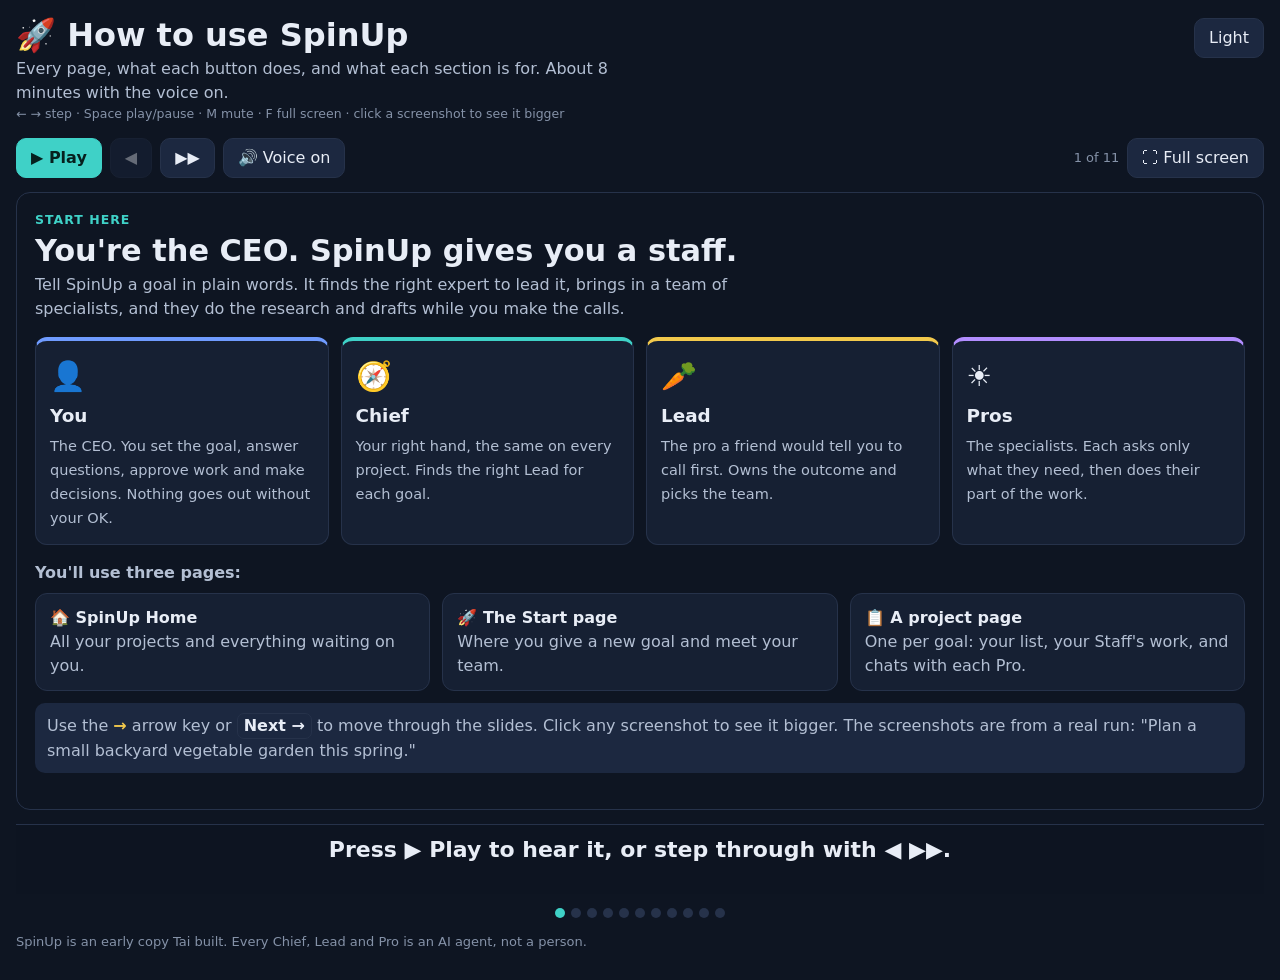
<file: howto/index.html>
<!doctype html>
<html lang="en" data-theme="dark">
<head>
<meta charset="utf-8">
<meta name="viewport" content="width=device-width, initial-scale=1">
<title>🚀 How to use SpinUp</title>
<!-- The tester kit's how-to slides (Elon, 11-16; Tai: "how things work, buttons and what they mean, sections and their purpose").
     Narrated in the SpinUp Explained format (Tai, 11-16: "add narration like with the SpinUp Explained... I also like that format"):
     Play, step, voice on/off, full screen, a big caption with each word lit as it's spoken, and the item being described lit up.
     The voice is recorded (tour/voice/*.mp3, made by scripts/spinup-howto-voice.mjs) so every browser sounds the same; without the
     files it falls back to the browser's own voice. Screenshots are a real run on a throwaway SpinUp (a backyard garden goal),
     no personal data. House style: pages/tai-style.css. -->
<link rel="stylesheet" href="pages/tai-style.css">
<style>
  .wrap { max-width: 1280px; gap: 14px; padding-block: 18px 28px; }
  header.top h1 { font-family: var(--f-display); font-size: clamp(1.5rem, 3vw, 2rem); margin: 0; }
  button, select { font: inherit; color: var(--ink); background: var(--surface-2); border: 1px solid var(--line); border-radius: 10px; padding: 7px 14px; cursor: pointer; }
  button:hover { border-color: var(--c-elon); }
  button.primary { background: var(--c-elon); color: #06201e; border-color: var(--c-elon); font-weight: 600; }
  button:disabled { opacity: .4; cursor: default; }
  .bar { display: flex; align-items: center; gap: 8px; flex-wrap: wrap; }
  .bar .grow { flex: 1; }
  .count { color: var(--muted); font-size: 13px; }
  .stage { background: var(--bg); border: 1px solid var(--line); border-radius: 14px; }
  .slide { display: none; padding: 18px 18px 20px; }
  .slide.on { display: block; animation: fade .35s ease; }
  @keyframes fade { from { opacity: 0; } to { opacity: 1; } }
  .kick { color: var(--c-elon); font-size: 12.5px; font-weight: 700; letter-spacing: .08em; text-transform: uppercase; }
  .slide h1 { font-family: var(--f-display); font-size: clamp(1.35rem, 2.6vw, 1.9rem); margin: 4px 0 6px; }
  .sub { color: var(--ink-2); margin: 0 0 14px; max-width: 75ch; }
  .grid { display: grid; grid-template-columns: minmax(0, 1.55fr) minmax(0, 1fr); gap: 18px; align-items: start; }
  .shot { margin: 0; border: 1px solid var(--line); border-radius: 12px; overflow: hidden; background: var(--surface); }
  .shot img { display: block; width: 100%; height: auto; cursor: zoom-in; }
  .shot figcaption { color: var(--muted); font-size: 12.5px; padding: 6px 10px; border-top: 1px solid var(--line); }
  .keys { list-style: none; margin: 0; padding: 0; display: grid; gap: 8px; }
  .keys li { background: var(--surface); border: 1px solid var(--line); border-left: 3px solid var(--c-elon); border-radius: 10px; padding: 8px 12px; color: var(--ink-2); line-height: 1.45; }
  .keys li b { color: var(--ink); }
  .ui { display: inline-block; font-weight: 600; color: var(--ink); background: var(--surface-2); border: 1px solid var(--line); border-radius: 7px; padding: 0 6px; white-space: nowrap; }
  .tip { margin-top: 12px; color: var(--ink-2); background: var(--surface-2); border-radius: 10px; padding: 10px 12px; }
  .tip b { color: var(--warn); }
  .chain { display: grid; grid-template-columns: repeat(4, minmax(0, 1fr)); gap: 12px; margin: 16px 0; }
  .chain > div { background: var(--surface); border: 1px solid var(--line); border-top: 4px solid var(--c); border-radius: 12px; padding: 14px; }
  .chain .e { font-size: 1.8rem; }
  .chain b { display: block; font-family: var(--f-display); font-size: 1.15rem; margin: 4px 0; color: var(--ink); }
  .chain span { color: var(--ink-2); font-size: 14.5px; }
  .places { display: grid; grid-template-columns: repeat(3, minmax(0, 1fr)); gap: 12px; }
  .places > div { background: var(--surface); border: 1px solid var(--line); border-radius: 12px; padding: 12px 14px; color: var(--ink-2); }
  .places b { color: var(--ink); }
  table.tabs { width: 100%; border-collapse: collapse; margin-top: 4px; }
  table.tabs td { border-top: 1px solid var(--line); padding: 7px 8px; color: var(--ink-2); vertical-align: top; }
  table.tabs td:first-child { white-space: nowrap; color: var(--ink); font-weight: 600; }
  /* The item being narrated lights up; while the narration plays, the rest dim a little (as in SpinUp Explained). */
  .keys li, .chain > div, .places > div, table.tabs tr { transition: opacity .3s, box-shadow .3s, background .3s; }
  .stage.talking .slide.on :is(.keys li, .chain > div, .places > div, table.tabs tr) { opacity: .5; }
  .stage.talking .slide.on .lit { opacity: 1 !important; box-shadow: 0 0 0 2px var(--c-elon); background: var(--surface-2); }
  /* The caption stays in view at the bottom of the window, however tall the slide. */
  .cap { position: sticky; bottom: 0; z-index: 2; min-height: 3.2em; font: 600 clamp(16px, 2.2vw, 22px)/1.4 var(--f-display); margin: 0; text-align: center; padding: 10px 12px; background: color-mix(in srgb, var(--bg) 92%, transparent); border-top: 1px solid var(--line); backdrop-filter: blur(4px); }
  .cap:empty { display: none; }
  .cap .w.now { color: var(--c-elon); }
  /* The focus box on the screenshot: a bright outline, with everything around it dimmed. */
  .pic { position: relative; overflow: hidden; }
  .focus { position: absolute; border: 3px solid var(--c-elon); border-radius: 8px; box-shadow: 0 0 0 9999px rgba(4, 10, 20, .55), 0 0 18px var(--c-elon);
    opacity: 0; pointer-events: none; transition: left .45s ease, top .45s ease, width .45s ease, height .45s ease, opacity .3s; }
  .focus.on { opacity: 1; }
  @media (prefers-reduced-motion: reduce) { .focus { transition: opacity .2s; } }
  .dots { display: flex; gap: 6px; justify-content: center; flex-wrap: wrap; }
  .dots button { width: 10px; height: 10px; min-width: 0; min-height: 0; flex: none; padding: 0; border-radius: 50%; border: 0; background: var(--line); }
  .dots button.on { background: var(--c-elon); }
  #zoom { position: fixed; inset: 0; background: rgba(0,0,0,.85); display: none; place-items: center; z-index: 9; cursor: zoom-out; padding: 16px; }
  #zoom.on { display: grid; }
  #zoom img { max-width: 100%; max-height: 100%; border-radius: 8px; }
  .wrap:fullscreen { max-width: none; background: var(--bg); padding: 2vh 3vw; overflow: auto; }
  @media (max-width: 860px) { .grid, .chain, .places { grid-template-columns: minmax(0, 1fr); } }
  @media (max-width: 560px) { .bar button { padding: 6px 10px; } #full { display: none; } }
  @media (prefers-reduced-motion: reduce) { .slide.on { animation: none; } }
</style>
</head>
<body>
<div class="wrap" id="wrap">
  <header class="top">
    <div>
      <h1>🚀 How to use SpinUp</h1>
      <p class="lede">Every page, what each button does, and what each section is for. About 8 minutes with the voice on.</p>
      <div class="meta">← → step · Space play/pause · M mute · F full screen · click a screenshot to see it bigger</div>
    </div>
    <button id="theme" type="button">Light</button>
  </header>

  <div class="bar">
    <button type="button" class="primary" id="play">▶ Play</button>
    <button type="button" id="prev" aria-label="Back">◀</button>
    <button type="button" id="next" aria-label="Next">▶▶</button>
    <button type="button" id="mute" aria-pressed="false">🔊 Voice on</button>
    <span class="grow"></span>
    <span class="count" id="count"></span>
    <button type="button" id="full">⛶ Full screen</button>
  </div>

  <div class="stage" id="stage">
<section class="slide">
  <div class="kick">Start here</div>
  <h1>You're the CEO. SpinUp gives you a staff.</h1>
  <p class="sub">Tell SpinUp a goal in plain words. It finds the right expert to lead it, brings in a team of specialists, and they do the research and drafts while you make the calls.</p>
  <div class="chain">
    <div style="--c: var(--c-jerry)"><div class="e">👤</div><b>You</b><span>The CEO. You set the goal, answer questions, approve work and make decisions. Nothing goes out without your OK.</span></div>
    <div style="--c: var(--c-elon)"><div class="e">🧭</div><b>Chief</b><span>Your right hand, the same on every project. Finds the right Lead for each goal.</span></div>
    <div style="--c: var(--warn)"><div class="e">🥕</div><b>Lead</b><span>The pro a friend would tell you to call first. Owns the outcome and picks the team.</span></div>
    <div style="--c: var(--c-coach)"><div class="e">☀️</div><b>Pros</b><span>The specialists. Each asks only what they need, then does their part of the work.</span></div>
  </div>
  <p class="sub" style="margin-bottom:8px"><b>You'll use three pages:</b></p>
  <div class="places">
    <div><b>🏠 SpinUp Home</b><br>All your projects and everything waiting on you.</div>
    <div><b>🚀 The Start page</b><br>Where you give a new goal and meet your team.</div>
    <div><b>📋 A project page</b><br>One per goal: your list, your Staff's work, and chats with each Pro.</div>
  </div>
  <p class="tip">Use the <b>→</b> arrow key or <span class="ui">Next →</span> to move through the slides. Click any screenshot to see it bigger. The screenshots are from a real run: "Plan a small backyard vegetable garden this spring."</p>
</section>

<section class="slide">
  <div class="kick">SpinUp Home · first visit</div>
  <h1>Tell the Chief a little about you (optional)</h1>
  <p class="sub">The first time you open SpinUp Home, the Chief asks a few quick questions so every Pro can tailor their questions and advice to you.</p>
  <div class="grid">
    <figure class="shot"><img src="tour/1-home-first.jpg" alt="SpinUp Home on a first visit, with the profile questions"><figcaption>SpinUp Home, first visit</figcaption></figure>
    <ul class="keys">
      <li><b>Every question is optional.</b> Skip any of them. It takes about two minutes, and you can change it later.</li>
      <li><b>City and state</b> matters most. It drives laws, climate and prices in the advice.</li>
      <li><b>How should your Staff talk to you?</b> sets the tone (witty, to the point, warm or detailed). It changes how they say things, never what they advise.</li>
      <li><b>About you</b> shows everything SpinUp remembers. It stays on your PC, and you can forget any of it.</li>
      <li><span class="ui">Light</span> switches between dark and light.</li>
      <li><span class="ui">🐞 Feedback</span> at the bottom left is on every page. More on the last slide.</li>
    </ul>
  </div>
</section>

<section class="slide">
  <div class="kick">The Start page</div>
  <h1>Say what you're doing</h1>
  <p class="sub">Type a real goal and press Start. The Chief picks a Lead and checks with you, then the Lead brings in the Pros.</p>
  <div class="grid">
    <figure class="shot"><img src="tour/2-start.jpg" alt="The Start page with a goal, the Lead and a Pro"><figcaption>The Start page, a minute in</figcaption></figure>
    <ul class="keys">
      <li><b>What are we doing?</b> Type your goal and press <span class="ui">Start</span>, or press <span class="ui">🎤</span> and say it.</li>
      <li><b>Watch a demo</b> runs an example goal and picks the answers for you, so you can sit back and watch. It's a real run, so it uses your Claude plan.</li>
      <li><span class="ui">🔊 Voices</span> has each person speak in their own voice. <span class="ui">🎤 Talk back</span> lets you answer out loud.</li>
      <li><b>What we're doing</b> is the goal as the team understands it. Use <span class="ui">✏️ Change direction</span> if your idea grows. New Pros join, and only what changed gets asked again.</li>
      <li><b>Your Staff</b> on the right: the Lead on top and the Pros below. A ✓ means that Pro is done asking.</li>
      <li><b>The conversation:</b> click any message to hear it again.</li>
      <li><span class="ui">Start over</span> clears it and starts a new goal.</li>
    </ul>
  </div>
</section>

<section class="slide">
  <div class="kick">The Start page · answering</div>
  <h1>Answer with a tap, your own words, or "Not sure"</h1>
  <p class="sub">Each Pro asks a few questions in the order the work happens. Later Pros build on your earlier answers.</p>
  <div class="grid">
    <figure class="shot"><img src="tour/3-answer.jpg" alt="Answer buttons under a question"><figcaption>Answering the Lead's last question</figcaption></figure>
    <ul class="keys">
      <li><b>Tap an answer</b> to choose it. On "pick all that apply" questions, tap several, then press <span class="ui">Continue</span>.</li>
      <li><span class="ui">Not sure, your call</span> lets the Pro decide. Use it freely.</li>
      <li><b>Type your own answer</b> in the box, or tap an answer and add to it. Then press <span class="ui">Send</span>.</li>
      <li><span class="ui">🎤 Say it</span> answers by voice. Windows+H also dictates into any box.</li>
      <li><span class="ui">☆</span> next to one of your answers saves it as a fact about you, so no team asks again.</li>
      <li>Before the plan, the Lead checks your <b>timeline</b> and tells you honestly what's realistic.</li>
    </ul>
  </div>
</section>

<section class="slide">
  <div class="kick">The Start page · the plan</div>
  <h1>Your plan, then "Put your Staff to work"</h1>
  <p class="sub">When the questions are done, the team writes your plan. Then the Lead asks whether to put the Staff to work.</p>
  <div class="grid">
    <figure class="shot"><img src="tour/4-plan.jpg" alt="The written plan with each Pro's advice and the Lead's next steps"><figcaption>The plan</figcaption></figure>
    <ul class="keys">
      <li><b>Each Pro's box</b> holds their advice, with real rules of thumb.</li>
      <li><b>Next steps</b> (from the Lead) are who does what, in order. Some steps are yours.</li>
      <li><span class="ui">🔊 … reads the next steps</span> reads them aloud.</li>
      <li><span class="ui">Yes, put them to work</span> gives each Pro their rules, a watch list and a first assignment, and opens the project page. It takes a minute or two.</li>
      <li><span class="ui">Not now</span> saves the plan, so you can come back to it.</li>
      <li>Typing something new instead (for example "I also want a herb bed") works it into the plan.</li>
    </ul>
  </div>
</section>

<section class="slide">
  <div class="kick">The project page · the top</div>
  <h1>Everything about one goal, on one page</h1>
  <p class="sub">The top half answers two questions: what do I need to do, and what should I keep an eye on?</p>
  <div class="grid">
    <figure class="shot"><img src="tour/5-project.jpg" alt="The top of a project page"><figcaption>The project page</figcaption></figure>
    <ul class="keys">
      <li><b>The title</b> is written by your Lead. <span class="ui">✏️</span> renames it.</li>
      <li><span class="ui">💬 Talk to Rosa</span> opens a chat with your Lead.</li>
      <li><span class="ui">G</span> connects Google (Gmail and Calendar) to this project. It's read and draft only, and it's off until you turn it on.</li>
      <li><b>The numbers line:</b> the week you're in, how many Pros, time spent with your Staff, and what the AI has cost from your plan.</li>
      <li><span class="ui">▶ Put my Staff to work</span> has each Pro do its next task, one after another. Drafts only.</li>
      <li><b>Now:</b> the current phase, what's next, and anything blocking it.</li>
      <li><b>Tiles:</b> you and each Pro, with what's open or waiting. Tap one for details.</li>
      <li><b>Your list</b> (left) is what <i>you</i> do: <b>Now</b>, then <b>Review</b> (work waiting for your OK), then <b>Later</b>. Tick items as you do them; ↶ Undo if you slip. <b>Your Staff</b> (right) shows anything late, due soon or stuck.</li>
    </ul>
  </div>
</section>

<section class="slide">
  <div class="kick">The project page · the Board</div>
  <h1>Your Staff's work: approve, ask for changes, or start a task</h1>
  <p class="sub">Below your list are tabs. The Board shows every Pro's tasks. Anything "Ready for you" is waiting on your OK.</p>
  <div class="grid">
    <figure class="shot"><img src="tour/6-board.jpg" alt="The Board tab with each Pro's tasks"><figcaption>The Board tab</figcaption></figure>
    <ul class="keys">
      <li><b>Ready for you:</b> <span class="ui">Open the first draft</span> to read it. Then <span class="ui">✓ Approve</span> (the task is done and the Staff builds on it) or <span class="ui">Ask for changes</span>.</li>
      <li><span class="ui">🔎 Refresh with research</span> has the Pro redo it with fresh web research.</li>
      <li><span class="ui">▶ Start</span> asks that Pro to do this task now. It comes back for your review.</li>
      <li><span class="ui">🔁</span> runs a task by itself on a schedule (daily, weekdays or weekly).</li>
      <li><span class="ui">✕</span> means it's no longer needed. You can bring it back.</li>
    </ul>
  </div>
  <table class="tabs" aria-label="The other tabs">
    <tr><td>📅 Timeline</td><td>The phases week by week, with what sets the pace.</td></tr>
    <tr><td>👤 People</td><td>Real people on the project (a contractor, an arborist) and what you owe each other.</td></tr>
    <tr><td>📚 Knows</td><td>What your Staff knows about this project. Remove anything that's wrong.</td></tr>
    <tr><td>🧭 Decisions</td><td>Every call you made and every change of direction, so nobody re-argues it.</td></tr>
    <tr><td>⏱ Value</td><td>How long you spent, what the same work would cost from a person, and the AI cost.</td></tr>
    <tr><td>🗂 Data</td><td>Tables the Pros keep (for example candidate spots or quotes). You can edit them.</td></tr>
  </table>
</section>

<section class="slide">
  <div class="kick">The project page · chat</div>
  <h1>Talk to any Pro</h1>
  <p class="sub">Each Pro remembers your project and only works in its own folder. Ask a question, give it a job, or attach a file.</p>
  <div class="grid">
    <figure class="shot"><img src="tour/7-chat.jpg" alt="The chat panel with the Lead's answer"><figcaption>Asking the Lead "What should I do first this week?"</figcaption></figure>
    <ul class="keys">
      <li><b>Staff &amp; files</b> (left) lists each Pro. Click one to talk to them. The <span class="ui">📁</span> count opens the files they've written.</li>
      <li><b>The chips on top</b> show that Pro's work in progress, to-dos, and anything waiting on you.</li>
      <li>When a Pro needs something from you, it says so and adds it to <b>your list</b>. Remove it with ✕ if you don't want it.</li>
      <li><span class="ui">📎</span> attaches images, PDFs, Excel, Word, PowerPoint or CSV files. You can also paste a screenshot.</li>
      <li><span class="ui">⚠️ Wrong?</span> under a reply flags it. The Pro is told, so it doesn't repeat it.</li>
      <li><span class="ui">☆</span> on a reply saves it to what the Staff knows. <span class="ui">↗ New tab</span> pops the chat out.</li>
    </ul>
  </div>
</section>

<section class="slide">
  <div class="kick">Staying in charge</div>
  <h1>What SpinUp will and won't do</h1>
  <p class="sub">The Pros do research and drafts. You decide what happens in the real world.</p>
  <ul class="keys" style="max-width: 900px">
    <li><b>Nothing is sent, posted or bought without you.</b> Pros write drafts. You send them.</li>
    <li><b>Each Pro works only in its own folder.</b> Pros can search the web, but they can't open your other files.</li>
    <li><b>Commands:</b> a Pro can suggest a command to run on your PC, but nothing runs until you press <span class="ui">▶ Run</span>. Read it first. If you aren't sure what it does, don't run it. Some commands are refused outright.</li>
    <li><b>Red banner:</b> if a web page or file tries to slip a Pro hidden instructions, SpinUp pauses that Pro and shows a red banner. Read it before you resume.</li>
    <li><b>Drafts on serious topics:</b> on legal, tax, medical, insurance or money questions, the Pros mark their work as a draft. Check it with a real professional.</li>
    <li><b>Don't paste passwords or account numbers</b> into a chat.</li>
    <li><b>To stop SpinUp,</b> close the black window. Your projects stay saved in <code>Documents\SpinUp</code>.</li>
  </ul>
</section>

<section class="slide">
  <div class="kick">SpinUp Home · every day</div>
  <h1>One look at everything</h1>
  <p class="sub">Once you have projects, SpinUp Home is where you start each day: what's waiting on you, and what each team is doing.</p>
  <div class="grid">
    <figure class="shot"><img src="tour/8-home.jpg" alt="SpinUp Home with one project card"><figcaption>SpinUp Home with a project</figcaption></figure>
    <ul class="keys">
      <li><b>The counters:</b> projects going, things waiting on you, Pros at work, and files your Staff wrote.</li>
      <li><b>Each project card</b> shows your Lead and Pros, a progress bar, what's waiting on you (do the bold one first), anything ready for review, and what's next.</li>
      <li><span class="ui">Open</span> goes to the project page. <span class="ui">✏️</span> renames it, and <span class="ui">📌</span> pins it to the top.</li>
      <li><span class="ui">⏸ Suspend</span> pauses it. <span class="ui">Archive</span> puts it away when it's done. <span class="ui">⬇</span> downloads the whole project as one file.</li>
      <li><span class="ui">Delete</span> removes it for good, so use Archive unless you're sure.</li>
      <li><span class="ui">🚀 SpinUp: start a new project →</span> takes you to the Start page.</li>
    </ul>
  </div>
</section>

<section class="slide">
  <div class="kick">Tell me how it goes</div>
  <h1>🐞 Feedback, from any page</h1>
  <p class="sub">This is an early copy. When something breaks, confuses you or works great, the Feedback button at the bottom left sends it to me.</p>
  <div class="grid">
    <figure class="shot"><img src="tour/9-feedback.jpg" alt="The Feedback box"><figcaption>The Feedback box</figcaption></figure>
    <ul class="keys">
      <li><b>Pick a kind:</b> Bug, Idea, Confusing, Works great, or AI got it wrong.</li>
      <li><b>Say what happened</b> in a line or two. Windows+H dictates.</li>
      <li><span class="ui">Post on GitHub ↗</span> opens a post for you to check, then press <b>Submit new issue</b>. It needs a free GitHub account, and posts are <b>public</b>.</li>
      <li><b>"Include the last few messages"</b> helps me see what happened. Leave it unticked if the chat has anything personal.</li>
      <li><span class="ui">Save on this PC</span> keeps a note just for you. It doesn't reach me.</li>
      <li>No GitHub account? Email me a screenshot and a line on what you were doing.</li>
    </ul>
  </div>
  <p class="tip"><b>After your first project,</b> tell me three things: was it useful, what confused you, and would you keep using it?</p>
</section>

  </div>

  <p class="cap" id="cap" aria-live="polite"></p>
  <div class="dots" id="dots" role="tablist" aria-label="Slides"></div>
  <p class="note">SpinUp is an early copy Tai built. Every Chief, Lead and Pro is an AI agent, not a person.</p>
</div>
<div id="zoom" role="dialog" aria-label="Screenshot, bigger"><img alt=""></div>

<script>
// The narration, slide by slide: [item to light up (-1 = none), line]. Items are counted in page order among the slide's
// callouts (.keys li), the who's-who cards, the three-pages cards and the tab table rows.
// After changing a line, re-record: node scripts/spinup-howto-voice.mjs
window.HOWTO_NARR = [
  [[-1, 'Welcome to SpinUp. In the next few minutes, you\'ll see every page, what the buttons do, and what each section is for.'],
   [0, 'You\'re the CEO. You set the goal, answer questions, approve the work, and make the decisions. Nothing goes out without your OK.'],
   [1, 'Your Chief is your right hand, the same on every project. Its job is to find the right Lead for each goal.'],
   [2, 'The Lead is the pro a friend would tell you to call first. They own the outcome, and they pick the team.'],
   [3, 'The Pros are the specialists. Each one asks only what they need, then does their part of the work.'],
   [4, 'You\'ll use three pages. SpinUp Home shows all your projects, and everything waiting on you.'],
   [5, 'The Start page is where you give a new goal and meet your team.'],
   [6, 'And each goal gets its own project page, with your list, your Staff\'s work, and a chat with each Pro.']],
  [[-1, 'The first time you open SpinUp Home, the Chief asks a few quick questions about you.'],
   [0, 'Every question is optional. It takes about two minutes, and you can change it later.'],
   [1, 'City and state matters most. It shapes the laws, climate and prices in the advice you get.'],
   [2, 'You can also pick how your Staff talks to you: witty, to the point, warm, or detailed. That changes how they say things, never what they advise.'],
   [3, 'About you shows everything SpinUp remembers. It stays on your PC, and you can forget any of it.'],
   [5, 'And the Feedback button, at the bottom left, is on every page. More on that at the end.']],
  [[-1, 'Now the Start page. This is where every project begins.'],
   [0, 'Type your goal in plain words, and press Start. Or press the microphone, and say it.'],
   [1, 'The demo buttons run an example goal and pick the answers for you. It\'s a real run, so it uses your Claude plan.'],
   [2, 'Voices has each person speak in their own voice. Talk back lets you answer out loud.'],
   [3, 'The yellow bar shows the goal as the team understands it. If your idea grows, press Change direction. New Pros join, and only what changed gets asked again.'],
   [4, 'On the right is your Staff: the Lead on top, and the Pros below. A check mark means that Pro is done asking.'],
   [5, 'And you can click any message in the conversation to hear it again.']],
  [[-1, 'Each Pro asks a few questions, in the order the work happens.'],
   [0, 'Tap an answer to choose it. When a question says pick all that apply, tap several, then press Continue.'],
   [1, 'Not sure, your call, lets the Pro decide. Use it freely.'],
   [2, 'You can also type your own answer, or tap one and add to it. Then press Send.'],
   [3, 'Say it lets you answer by voice. Windows plus H also dictates into any box.'],
   [4, 'The star next to one of your answers saves it as a fact about you, so no team asks again.'],
   [5, 'Before the plan, the Lead checks your timeline, and tells you honestly what\'s realistic.']],
  [[0, 'When the questions are done, your team writes the plan. Each Pro\'s box holds their advice, with real rules of thumb.'],
   [1, 'The Lead\'s next steps say who does what, in order. Some of the steps are yours.'],
   [2, 'This button reads the next steps aloud.'],
   [3, 'Then the Lead asks if you want to put your Staff to work. Say yes, and each Pro gets their rules, a watch list, and a first assignment. Your project page is ready in a minute or two.'],
   [4, 'Not now saves the plan for later.'],
   [5, 'And if you type something new instead, the team works it into the plan.']],
  [[-1, 'This is your project page. Everything about one goal is here.'],
   [0, 'Your Lead writes the title. The pencil renames it.'],
   [1, 'Talk to Rosa opens a chat with your Lead.'],
   [2, 'The G button connects Google to this project. It\'s read and draft only, and it\'s off until you turn it on.'],
   [3, 'The numbers line shows the week you\'re in, your Pros, your time with the Staff, and what the AI has cost from your plan.'],
   [4, 'Put my Staff to work has each Pro do its next task, one after another. Drafts only.'],
   [5, 'The Now bar shows the current phase, what\'s next, and anything blocking it.'],
   [6, 'The tiles show you and each Pro, with what\'s open or waiting. Tap one for details.'],
   [7, 'Your list, on the left, is what you do: now, then work to review, then later. Your Staff, on the right, shows anything late, due soon, or stuck.']],
  [[-1, 'Below your list are tabs. The Board shows every Pro\'s tasks.'],
   [0, 'Anything ready for you is waiting on your OK. Open the draft and read it. Then approve it, and the Staff builds on it. Or ask for changes.'],
   [1, 'Refresh with research has the Pro redo it with fresh web research.'],
   [2, 'Start asks that Pro to do a task now. It comes back for your review.'],
   [3, 'The repeat button runs a task by itself, on a schedule.'],
   [4, 'And the X means it\'s no longer needed. You can bring it back.'],
   [5, 'Now the other tabs. Timeline shows the phases, week by week.'],
   [6, 'People are the real people on the project, like a contractor, and what you owe each other.'],
   [7, 'Knows is what your Staff knows about this project.'],
   [8, 'Decisions keeps every call you made, so nobody re-argues it.'],
   [9, 'Value shows your time, what the same work would cost from a person, and the AI cost.'],
   [10, 'And Data holds the tables your Pros keep. You can edit them.']],
  [[-1, 'You can talk to any Pro. Each one remembers your project, and works only in its own folder.'],
   [0, 'On the left are your Pros. Click one to talk to them. The folder count opens the files they\'ve written.'],
   [1, 'The chips on top show that Pro\'s work in progress, their to-dos, and anything waiting on you.'],
   [2, 'When a Pro needs something from you, it says so, and adds it to your list.'],
   [3, 'The paper clip attaches images, PDFs, Excel, Word, or PowerPoint files. You can also paste a screenshot.'],
   [4, 'If an answer looks wrong, press Wrong. The Pro is told, so it doesn\'t repeat it.'],
   [5, 'The star saves a reply to what your Staff knows. And New tab pops the chat out.']],
  [[-1, 'Here\'s how you stay in charge.'],
   [0, 'Nothing is sent, posted, or bought without you. Pros write drafts. You send them.'],
   [1, 'Each Pro works only in its own folder. They can search the web, but they can\'t open your other files.'],
   [2, 'A Pro can suggest a command to run on your PC, but nothing runs until you press Run. Read it first. If you aren\'t sure what it does, don\'t run it.'],
   [3, 'If a web page or a file tries to slip a Pro hidden instructions, SpinUp pauses that Pro, and shows a red banner.'],
   [4, 'On legal, tax, medical, insurance, or money questions, the work is marked as a draft. Check it with a real professional.'],
   [5, 'Don\'t paste passwords or account numbers into a chat.'],
   [6, 'And to stop SpinUp, close the black window. Your projects stay saved.']],
  [[-1, 'Once you have projects, start each day on SpinUp Home.'],
   [0, 'The counters show projects going, things waiting on you, Pros at work, and files your Staff wrote.'],
   [1, 'Each project card shows your team, your progress, what\'s waiting on you, and what\'s next. Do the bold one first.'],
   [2, 'Open goes to the project page. The pencil renames it, and the pin keeps it at the top.'],
   [3, 'Suspend pauses a project. Archive puts it away when it\'s done. And the arrow downloads the whole project as one file.'],
   [4, 'Delete removes it for good, so use Archive unless you\'re sure.'],
   [5, 'And this button starts a new project.']],
  [[-1, 'Last thing. This is an early copy, so your feedback matters.'],
   [0, 'Press Feedback, at the bottom left, and pick a kind: bug, idea, confusing, works great, or AI got it wrong.'],
   [1, 'Say what happened in a line or two.'],
   [2, 'Post on GitHub opens a post for you to check and submit. It needs a free GitHub account, and posts are public.'],
   [3, 'Including the last few messages helps. Leave it off if the chat has anything personal.'],
   [4, 'Save on this PC keeps a note just for you. It doesn\'t reach Tai.'],
   [5, 'No GitHub account? Just email a screenshot.'],
   [-1, 'After your first project, tell Tai three things. Was it useful? What confused you? And would you keep using it? Thanks for trying SpinUp.']]
];
// For scripts/spinup-howto-voice.mjs: every line, with the file it's recorded to.
// Focus box on the screenshot for each narration line (Tai, 11-16: "a focus box when explaining each section so the user can
// visually follow along"): [x, y, width, height] in pixels of the 1366 x 900 screenshots, or null for no box. One entry per line.
window.HOWTO_BOX = [
  [],
  [[92, 165, 760, 72], [92, 165, 760, 735], [470, 246, 370, 68], [100, 780, 630, 90], [86, 130, 162, 26], [14, 852, 106, 36]],
  [[92, 206, 1168, 308], [110, 265, 1132, 52], [108, 322, 916, 36], [108, 364, 212, 38], [92, 532, 1168, 60], [769, 610, 491, 290], [92, 610, 662, 290]],
  [[108, 0, 630, 700], [116, 714, 264, 42], [381, 714, 150, 42], [116, 760, 614, 46], [533, 714, 90, 42], [414, 258, 32, 30], [168, 100, 560, 140]],
  [[106, 416, 1140, 149], [106, 574, 1140, 206], [935, 350, 312, 44], [166, 66, 564, 124], [166, 66, 564, 70], null],
  [[100, 70, 690, 120], [100, 72, 620, 56], [589, 217, 127, 36], [725, 217, 44, 36], [98, 258, 390, 30], [492, 259, 168, 28], [102, 375, 1148, 70], [102, 455, 378, 158], [102, 643, 1150, 257]],
  [[100, 78, 754, 38], [499, 272, 353, 186], [658, 352, 184, 36], [508, 572, 74, 36], [584, 572, 48, 36], [634, 572, 40, 36],
   [204, 78, 107, 38], [313, 78, 143, 38], [458, 78, 104, 38], [564, 78, 125, 38], [691, 78, 82, 38], [775, 78, 78, 38]],
  [[522, 0, 844, 900], [530, 83, 224, 164], [776, 91, 334, 32], [788, 462, 474, 114], [774, 804, 38, 70], [1178, 616, 82, 28], [1208, 8, 90, 32]],
  [],
  [null, [92, 52, 1170, 97], [92, 194, 284, 680], [102, 765, 52, 34], [156, 765, 180, 34], [102, 800, 58, 34], [90, 0, 284, 34]],
  [[14, 481, 370, 362], [24, 522, 260, 76], [24, 596, 350, 94], [228, 788, 145, 38], [26, 696, 336, 44], [102, 788, 125, 38], null, null]
];
window.HOWTO_CLIPS = function () { var out = []; HOWTO_NARR.forEach(function (s, i) { s.forEach(function (l, n) { out.push({ file: (i + 1) + '-' + (n + 1) + '.mp3', text: l[1] }); }); }); return out; };

(function () {
  var $ = function (id) { return document.getElementById(id); };
  var slides = [].slice.call(document.querySelectorAll('.slide')), stage = $('stage'), cap = $('cap'), dots = $('dots');
  var i = 0, line = 0, PLAYING = false, VOICE = true, run = 0, audio = null, timer = null;
  try { VOICE = localStorage.getItem('su-howto-voice') !== '0'; } catch (e) {}
  var items = function (k) { return [].slice.call(slides[k].querySelectorAll('.keys li, .chain > div, .places > div, table.tabs tr')); };

  // Browser voice, only if the recorded clips are missing.
  var synth = window.speechSynthesis || null, bvoice = null;
  function pickVoice() { if (!synth) return; var vs = synth.getVoices().filter(function (v) { return /^en/i.test(v.lang); });
    bvoice = ['Andrew', 'Ava', 'Brian', 'Emma'].map(function (n) { return vs.find(function (v) { return /Natural/.test(v.name) && v.name.indexOf(n) >= 0; }); }).filter(Boolean)[0] || vs.find(function (v) { return /en-US/i.test(v.lang); }) || vs[0] || null; }
  if (synth) { pickVoice(); synth.onvoiceschanged = pickVoice; }

  // The caption: the line being spoken, each word lit as the voice reaches it (by its share of the line).
  function caption(text) {
    cap.innerHTML = text.split(/(\s+)/).map(function (w) { return /^\s+$/.test(w) ? w : '<span class="w">' + w.replace(/&/g, '&amp;').replace(/</g, '&lt;') + '</span>'; }).join('');
    var ws = [].slice.call(cap.querySelectorAll('.w')), total = text.length, at = 0;
    var ends = ws.map(function (w) { at += w.textContent.length + 1; return at / total; });
    return function (f) { ws.forEach(function (w, n) { w.classList.toggle('now', f <= ends[n] && (n === 0 || f > ends[n - 1])); }); };
  }
  function light(k) { items(i).forEach(function (el, n) { el.classList.toggle('lit', n === k); });
    var el = items(i)[k]; if (el && PLAYING) el.scrollIntoView({ block: 'nearest', behavior: 'smooth' }); }
  // The focus box: moves over the part of the screenshot the narrator is describing, and dims the rest.
  document.querySelectorAll('.shot img').forEach(function (im) {
    var pic = document.createElement('div'); pic.className = 'pic'; im.parentNode.insertBefore(pic, im); pic.appendChild(im);
    var f = document.createElement('div'); f.className = 'focus'; f.setAttribute('aria-hidden', 'true'); pic.appendChild(f);
  });
  function focusBox(b) {
    var f = slides[i].querySelector('.focus'); if (!f) return;
    if (!b) { f.classList.remove('on'); return; }
    f.style.left = (b[0] / 13.66) + '%'; f.style.top = (b[1] / 9) + '%'; f.style.width = (b[2] / 13.66) + '%'; f.style.height = (b[3] / 9) + '%';
    f.classList.add('on');
  }
  function stopSound() { clearInterval(timer); timer = null; if (audio) { audio.onended = audio.onerror = audio.ontimeupdate = null; audio.pause(); audio = null; } if (synth) synth.cancel(); }

  function say(text, file, done) {
    var my = run, mark = caption(text);
    var finish = function () { if (my !== run) return; mark(2); stopSound(); setTimeout(function () { if (my === run) done(); }, 450); };
    if (!VOICE) { var t0 = Date.now(), ms = Math.max(2200, text.length * 62);   // voice off: captions at reading pace
      timer = setInterval(function () { var f = (Date.now() - t0) / ms; mark(f); if (f >= 1) finish(); }, 80); return; }
    audio = new Audio('tour/voice/' + file);
    audio.ontimeupdate = function () { if (audio && audio.duration) mark(audio.currentTime / audio.duration); };
    audio.onended = finish;
    var fell = false;
    audio.onerror = function () { if (fell || my !== run) return; fell = true; audio = null; if (!synth) { VOICE = false; return say(text, file, done); }   // no clip: the browser's voice
      var u = new SpeechSynthesisUtterance(text); if (bvoice) { u.voice = bvoice; u.lang = bvoice.lang; }
      u.onboundary = function (e) { mark((e.charIndex + 1) / text.length); }; u.onend = u.onerror = finish; synth.speak(u); };
    audio.play().catch(function () { if (audio) audio.onerror(); });
  }
  function step() {
    var N = HOWTO_NARR[i] || [];
    if (!PLAYING) return;
    if (line >= N.length) { if (i < slides.length - 1) { show(i + 1, true); return step(); } pause(true); return; }
    var l = N[line]; light(l[0]); focusBox((HOWTO_BOX[i] || [])[line]);
    say(l[1], (i + 1) + '-' + (line + 1) + '.mp3', function () { line++; step(); });
  }
  function show(k, keepPlaying) {
    run++; stopSound(); i = Math.max(0, Math.min(slides.length - 1, k)); line = 0;
    slides.forEach(function (s, n) { s.classList.toggle('on', n === i); });
    [].forEach.call(dots.children, function (d, n) { d.classList.toggle('on', n === i); d.setAttribute('aria-current', String(n === i)); });
    $('count').textContent = (i + 1) + ' of ' + slides.length;
    $('prev').disabled = i === 0; $('next').disabled = i === slides.length - 1;
    items(i).forEach(function (el) { el.classList.remove('lit'); });
    document.querySelectorAll('.focus.on').forEach(function (f) { f.classList.remove('on'); });
    cap.textContent = PLAYING ? '' : (i === 0 ? 'Press ▶ Play to hear it, or step through with ◀ ▶▶.' : '');
    try { history.replaceState(null, '', '#' + (i + 1)); } catch (e) {}
    if (!keepPlaying && PLAYING) { stage.scrollIntoView({ block: 'start', behavior: 'smooth' }); step(); }
  }
  function play() { PLAYING = true; stage.classList.add('talking'); $('play').textContent = '⏸ Pause'; if (i === slides.length - 1 && line >= (HOWTO_NARR[i] || []).length) show(0, true); step(); }
  function pause(ended) { PLAYING = false; run++; stopSound(); stage.classList.remove('talking'); if (ended) focusBox(null); $('play').textContent = ended ? '▶ Play again' : '▶ Play';
    if (ended) { line = 0; cap.textContent = 'That\'s the tour. Open SpinUp Home and give it a real goal.'; } }
  function setVoice(v) { VOICE = v; $('mute').textContent = v ? '🔊 Voice on' : '🔇 Voice off'; $('mute').setAttribute('aria-pressed', String(!v));
    try { localStorage.setItem('su-howto-voice', v ? '1' : '0'); } catch (e) {}
    if (PLAYING) { run++; stopSound(); step(); } }

  slides.forEach(function (s, k) { var b = document.createElement('button'); b.type = 'button'; b.setAttribute('aria-label', 'Slide ' + (k + 1)); b.onclick = function () { show(k); }; dots.appendChild(b); });
  $('play').onclick = function () { PLAYING ? pause() : play(); };
  $('prev').onclick = function () { show(i - 1); }; $('next').onclick = function () { show(i + 1); };
  $('mute').onclick = function () { setVoice(!VOICE); };
  $('full').onclick = function () { var w = $('wrap'); if (document.fullscreenElement) document.exitFullscreen(); else if (w.requestFullscreen) w.requestFullscreen(); };
  var zoom = $('zoom'), zi = zoom.querySelector('img');
  document.querySelectorAll('.shot img').forEach(function (im) { im.onclick = function () { zi.src = im.src; zi.alt = im.alt; zoom.classList.add('on'); }; });
  zoom.onclick = function () { zoom.classList.remove('on'); };
  document.addEventListener('keydown', function (e) {
    if (e.target.closest && e.target.closest('input, textarea, select')) return;
    if (e.key === 'Escape') { zoom.classList.remove('on'); return; }
    if (zoom.classList.contains('on')) return;
    if (e.key === 'ArrowRight' || e.key === 'PageDown') { e.preventDefault(); show(i + 1); }
    else if (e.key === 'ArrowLeft' || e.key === 'PageUp') { e.preventDefault(); show(i - 1); }
    else if (e.key === ' ') { e.preventDefault(); PLAYING ? pause() : play(); }
    else if (e.key === 'm' || e.key === 'M') setVoice(!VOICE);
    else if (e.key === 'f' || e.key === 'F') $('full').click();
    else if (e.key === 'Home') show(0); else if (e.key === 'End') show(slides.length - 1);
  });
  setVoice(VOICE);
  show((parseInt(location.hash.slice(1), 10) || 1) - 1);

  var r = document.documentElement, t = $('theme');
  function setTheme(v) { r.setAttribute('data-theme', v); t.textContent = v === 'dark' ? 'Light' : 'Dark'; try { localStorage.setItem('theme', v); } catch (e) {} }
  try { var s = localStorage.getItem('theme'); if (s) setTheme(s); } catch (e) {}
  t.onclick = function () { setTheme(r.getAttribute('data-theme') === 'dark' ? 'light' : 'dark'); };
})();
</script>
</body>
</html>
</file>
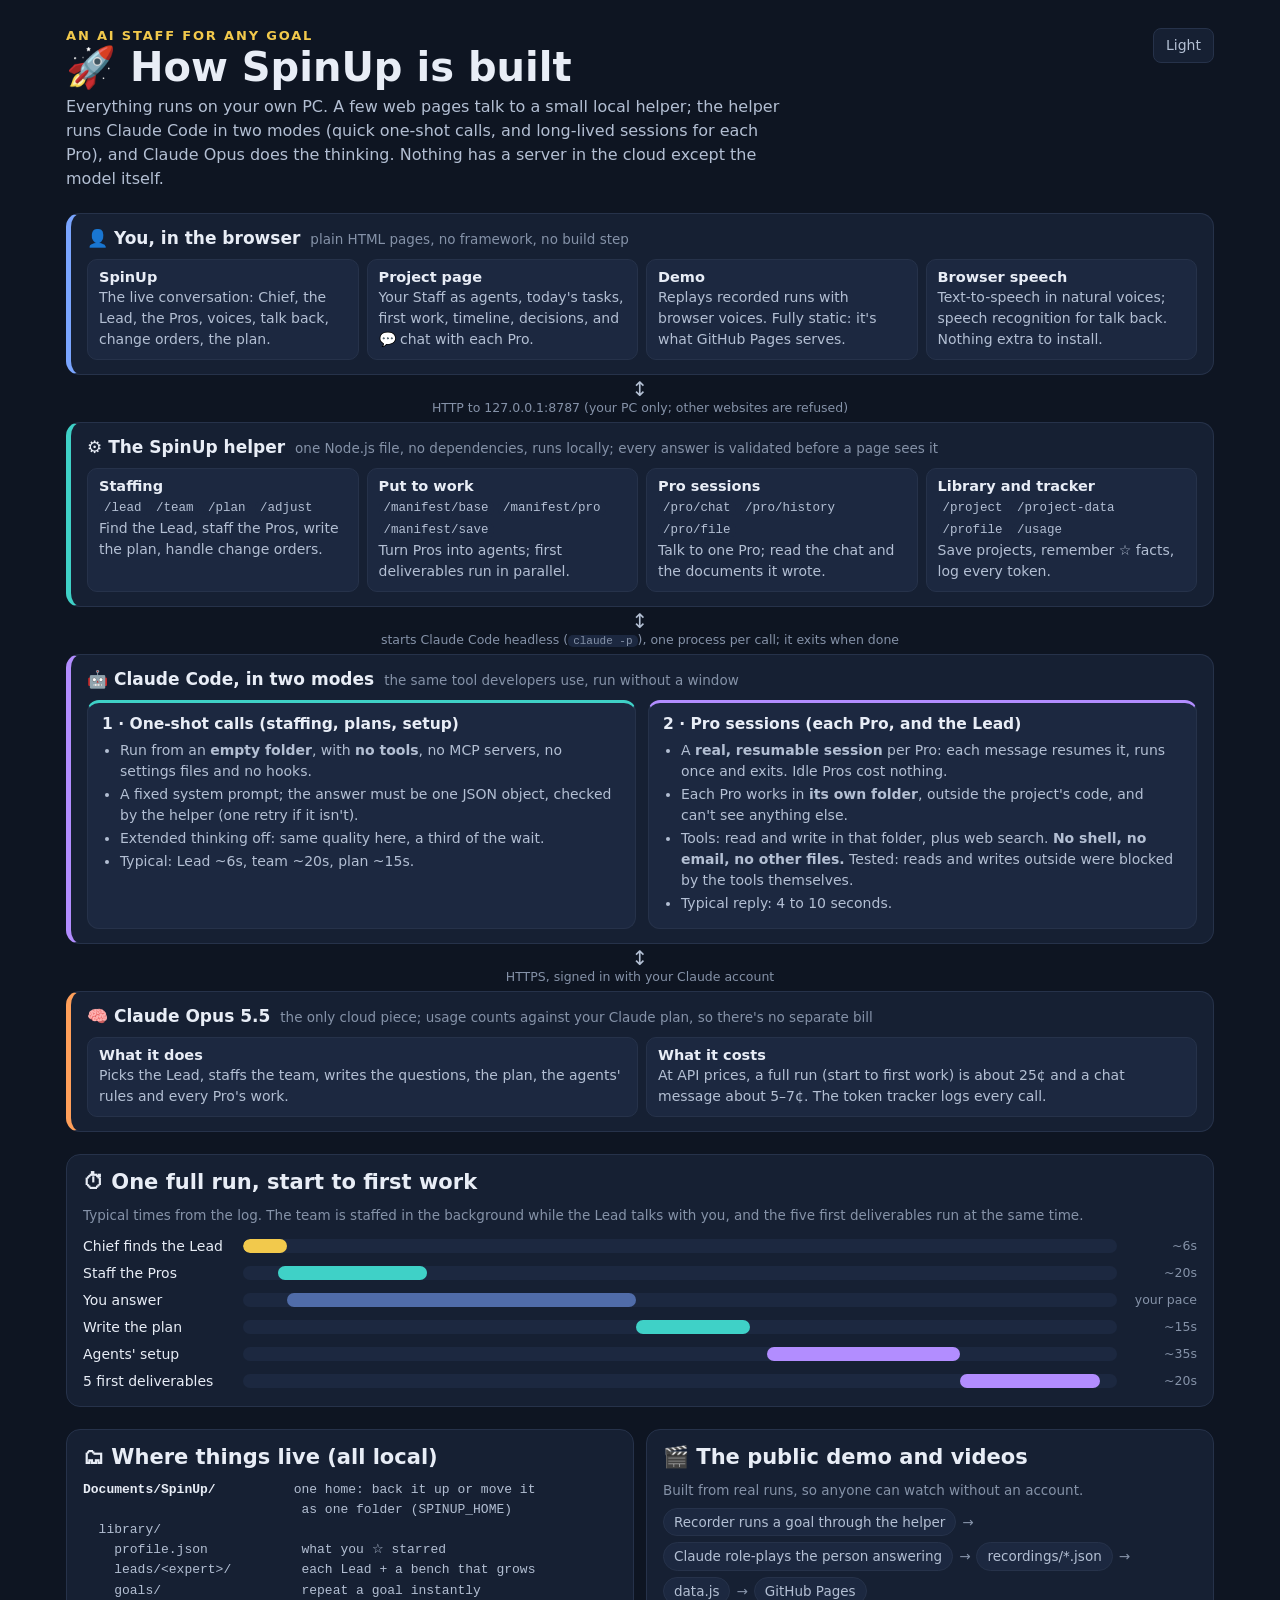
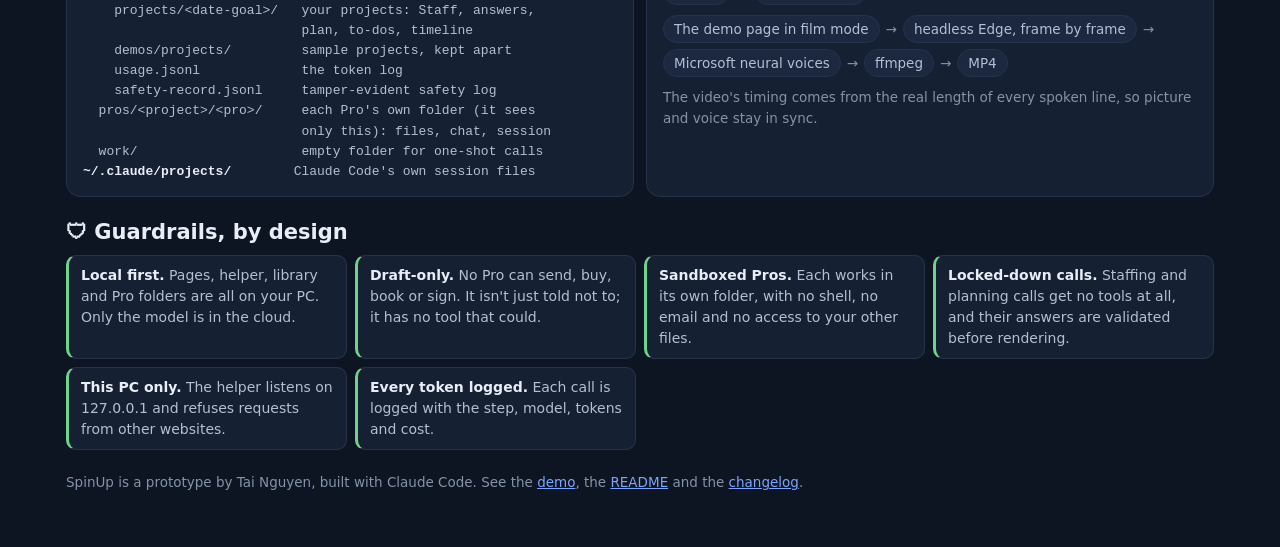
<file: architecture.html>
<!doctype html>
<html lang="en" data-theme="dark">
<head>
<meta charset="utf-8">
<meta name="viewport" content="width=device-width, initial-scale=1">
<title>🚀 SpinUp Architecture</title>
<meta name="author" content="Tai Nguyen">
<!-- © 2026 Tai Nguyen. SpinUp was conceived, designed and built by Tai Nguyen. MIT License (see LICENSE). -->
<!-- How SpinUp is built: the pages, the local helper, Claude Code in two modes, the model, storage and the demo pipeline.
     Self-contained (public repo), dark by default. Elon, 2026-11-01. -->
<style>
:root { --bg:#0e1522; --surface:#162033; --surface-2:#1c2840; --ink:#e8edf6; --ink-2:#b3bfd3; --muted:#8592a8; --line:#26324a; --focus:#7aa5ff;
  --accent:#3fd1c7; --lead:#f2c94c; --good:#6fd38c; --bad:#ff6b6b; --you:#7aa5ff; --pro:#b28dff; --model:#ff9f5a;
  --f-display:"Segoe UI Variable Display","Segoe UI",system-ui,-apple-system,sans-serif; --f-body:"Segoe UI Variable Text","Segoe UI",system-ui,-apple-system,sans-serif;
  --f-mono:"Cascadia Mono",Consolas,ui-monospace,monospace; color-scheme:dark; }
:root[data-theme="light"] { --bg:#f3f5f8; --surface:#fff; --surface-2:#eef2f7; --ink:#142033; --ink-2:#4a5872; --muted:#7a879c; --line:#dbe1ea; --focus:#3d6fd9;
  --accent:#109a92; --lead:#b88c06; --good:#2f9a4c; --you:#3d6fd9; --pro:#8a5cf0; --model:#c8643f; color-scheme:light; }
* { box-sizing:border-box; }
body { margin:0; background:var(--bg); color:var(--ink); font:16px/1.5 var(--f-body); }
.wrap { max-width:1180px; margin:0 auto; padding-inline:16px; padding-block:28px 56px; display:grid; gap:22px; }
header.top { display:flex; justify-content:space-between; gap:12px; flex-wrap:wrap; align-items:start; }
.eyebrow { margin:0; font:700 13px var(--f-display); letter-spacing:.14em; text-transform:uppercase; color:var(--lead); }
h1 { font:700 clamp(28px,5vw,40px)/1.1 var(--f-display); margin:2px 0 0; }
h2 { font:650 21px/1.25 var(--f-display); margin:0 0 10px; }
h3 { font:650 15.5px/1.25 var(--f-display); margin:0 0 6px; }
.lede { color:var(--ink-2); max-width:72ch; margin:6px 0 0; }
.note { color:var(--muted); font-size:13.5px; margin:0; }
a { color:var(--focus); }
code { font-family:var(--f-mono); font-size:.88em; background:var(--surface-2); border-radius:5px; padding:0 5px; }
button { font:inherit; font-size:14px; color:var(--ink-2); background:var(--surface); border:1px solid var(--line); border-radius:8px; padding:6px 12px; cursor:pointer; }
/* The stack: one band per layer, top to bottom */
.stack { display:grid; gap:0; }
.band { position:relative; border:1px solid var(--line); border-left:5px solid var(--c); border-radius:14px; background:var(--surface); padding:14px 16px; display:grid; gap:10px; }
.band > .lbl { display:flex; gap:10px; align-items:baseline; flex-wrap:wrap; }
.band > .lbl b { font:700 17px var(--f-display); }
.band > .lbl span { color:var(--muted); font-size:13.5px; }
.cells { display:grid; grid-template-columns:repeat(auto-fit,minmax(min(100%,210px),1fr)); gap:8px; }
.cell { background:var(--surface-2); border:1px solid var(--line); border-radius:10px; padding:9px 11px; font-size:14px; color:var(--ink-2); min-width:0; }
.cell b { display:block; color:var(--ink); font:650 14.5px var(--f-display); margin-bottom:2px; }
.cell code { font-size:12.5px; }
.link { display:grid; justify-items:center; color:var(--muted); font-size:12.5px; padding:4px 0; }
.link i { font-style:normal; font-size:20px; line-height:1; color:var(--ink-2); }
.two { display:grid; grid-template-columns:repeat(auto-fit,minmax(min(100%,420px),1fr)); gap:12px; }
.mode { background:var(--surface-2); border:1px solid var(--line); border-top:3px solid var(--c); border-radius:12px; padding:12px 14px; }
.mode ul { margin:6px 0 0; padding-left:18px; font-size:14px; color:var(--ink-2); }
.mode li { margin:2px 0; }
.side { display:grid; grid-template-columns:repeat(auto-fit,minmax(min(100%,340px),1fr)); gap:12px; }
.box { background:var(--surface); border:1px solid var(--line); border-radius:14px; padding:14px 16px; }
.tree { font-family:var(--f-mono); font-size:13px; color:var(--ink-2); white-space:pre; overflow-x:auto; margin:0; line-height:1.55; }
.tree b { color:var(--ink); font-weight:600; }
.flow { display:flex; flex-wrap:wrap; gap:6px; align-items:center; font-size:13.5px; }
.flow span { background:var(--surface-2); border:1px solid var(--line); border-radius:999px; padding:3px 10px; color:var(--ink-2); }
.flow em { font-style:normal; color:var(--muted); }
.tl { display:grid; gap:6px; }
.tl .row { display:grid; grid-template-columns:150px 1fr 70px; gap:10px; align-items:center; font-size:14px; }
.tl .track { height:14px; border-radius:7px; background:var(--surface-2); position:relative; overflow:hidden; }
.tl .bar { position:absolute; top:0; bottom:0; border-radius:7px; background:var(--c); }
.tl .t { color:var(--muted); font-size:12.5px; text-align:right; }
.guards { display:grid; grid-template-columns:repeat(auto-fit,minmax(min(100%,250px),1fr)); gap:8px; }
.guards div { background:var(--surface); border:1px solid var(--line); border-left:3px solid var(--good); border-radius:10px; padding:9px 12px; font-size:14px; color:var(--ink-2); }
.guards b { color:var(--ink); }
@media (max-width:560px) { .tl .row { grid-template-columns:100px 1fr 54px; } }
/* Grid items default to min-width:auto; without this the file tree widens the page on a phone instead of scrolling. */
.wrap > *, .stack > *, .side > *, .two > *, .cells > *, .box { min-width:0; }
</style>
</head>
<body>
<div class="wrap">
  <header class="top">
    <div>
      <p class="eyebrow">An AI Staff for any goal</p>
      <h1>🚀 How SpinUp is built</h1>
      <p class="lede">Everything runs on your own PC. A few web pages talk to a small local helper; the helper runs Claude Code in two modes (quick one-shot calls, and long-lived sessions for each Pro), and Claude Opus does the thinking. Nothing has a server in the cloud except the model itself.</p>
    </div>
    <button id="theme" type="button">Light</button>
  </header>

  <!-- ---------- The stack ---------- -->
  <section class="stack" aria-label="The stack, top to bottom">
    <div class="band" style="--c:var(--you)">
      <div class="lbl"><b>👤 You, in the browser</b><span>plain HTML pages, no framework, no build step</span></div>
      <div class="cells">
        <div class="cell"><b>SpinUp</b>The live conversation: Chief, the Lead, the Pros, voices, talk back, change orders, the plan.</div>
        <div class="cell"><b>Project page</b>Your Staff as agents, today's tasks, first work, timeline, decisions, and 💬 chat with each Pro.</div>
        <div class="cell"><b>Demo</b>Replays recorded runs with browser voices. Fully static: it's what GitHub Pages serves.</div>
        <div class="cell"><b>Browser speech</b>Text-to-speech in natural voices; speech recognition for talk back. Nothing extra to install.</div>
      </div>
    </div>
    <div class="link"><i>↕</i>HTTP to 127.0.0.1:8787 (your PC only; other websites are refused)</div>

    <div class="band" style="--c:var(--accent)">
      <div class="lbl"><b>⚙️ The SpinUp helper</b><span>one Node.js file, no dependencies, runs locally; every answer is validated before a page sees it</span></div>
      <div class="cells">
        <div class="cell"><b>Staffing</b><code>/lead</code> <code>/team</code> <code>/plan</code> <code>/adjust</code><br>Find the Lead, staff the Pros, write the plan, handle change orders.</div>
        <div class="cell"><b>Put to work</b><code>/manifest/base</code> <code>/manifest/pro</code> <code>/manifest/save</code><br>Turn Pros into agents; first deliverables run in parallel.</div>
        <div class="cell"><b>Pro sessions</b><code>/pro/chat</code> <code>/pro/history</code> <code>/pro/file</code><br>Talk to one Pro; read the chat and the documents it wrote.</div>
        <div class="cell"><b>Library and tracker</b><code>/project</code> <code>/project-data</code> <code>/profile</code> <code>/usage</code><br>Save projects, remember ☆ facts, log every token.</div>
      </div>
    </div>
    <div class="link"><i>↕</i><span>starts Claude Code headless (<code>claude -p</code>), one process per call; it exits when done</span></div>

    <div class="band" style="--c:var(--pro)">
      <div class="lbl"><b>🤖 Claude Code, in two modes</b><span>the same tool developers use, run without a window</span></div>
      <div class="two">
        <div class="mode" style="--c:var(--accent)">
          <h3>1 · One-shot calls (staffing, plans, setup)</h3>
          <ul>
            <li>Run from an <b>empty folder</b>, with <b>no tools</b>, no MCP servers, no settings files and no hooks.</li>
            <li>A fixed system prompt; the answer must be one JSON object, checked by the helper (one retry if it isn't).</li>
            <li>Extended thinking off: same quality here, a third of the wait.</li>
            <li>Typical: Lead ~6s, team ~20s, plan ~15s.</li>
          </ul>
        </div>
        <div class="mode" style="--c:var(--pro)">
          <h3>2 · Pro sessions (each Pro, and the Lead)</h3>
          <ul>
            <li>A <b>real, resumable session</b> per Pro: each message resumes it, runs once and exits. Idle Pros cost nothing.</li>
            <li>Each Pro works in <b>its own folder</b>, outside the project's code, and can't see anything else.</li>
            <li>Tools: read and write in that folder, plus web search. <b>No shell, no email, no other files.</b> Tested: reads and writes outside were blocked by the tools themselves.</li>
            <li>Typical reply: 4 to 10 seconds.</li>
          </ul>
        </div>
      </div>
    </div>
    <div class="link"><i>↕</i>HTTPS, signed in with your Claude account</div>

    <div class="band" style="--c:var(--model)">
      <div class="lbl"><b>🧠 Claude Opus 5.5</b><span>the only cloud piece; usage counts against your Claude plan, so there's no separate bill</span></div>
      <div class="cells">
        <div class="cell"><b>What it does</b>Picks the Lead, staffs the team, writes the questions, the plan, the agents' rules and every Pro's work.</div>
        <div class="cell"><b>What it costs</b>At API prices, a full run (start to first work) is about 25¢ and a chat message about 5–7¢. The token tracker logs every call.</div>
      </div>
    </div>
  </section>

  <!-- ---------- One full run ---------- -->
  <section class="box" aria-labelledby="runh">
    <h2 id="runh">⏱ One full run, start to first work</h2>
    <p class="note" style="margin-bottom:10px">Typical times from the log. The team is staffed in the background while the Lead talks with you, and the five first deliverables run at the same time.</p>
    <div class="tl">
      <div class="row"><span>Chief finds the Lead</span><div class="track"><div class="bar" style="--c:var(--lead);left:0;width:5%"></div></div><span class="t">~6s</span></div>
      <div class="row"><span>Staff the Pros</span><div class="track"><div class="bar" style="--c:var(--accent);left:4%;width:17%"></div></div><span class="t">~20s</span></div>
      <div class="row"><span>You answer</span><div class="track"><div class="bar" style="--c:var(--you);left:5%;width:40%;opacity:.55"></div></div><span class="t">your pace</span></div>
      <div class="row"><span>Write the plan</span><div class="track"><div class="bar" style="--c:var(--accent);left:45%;width:13%"></div></div><span class="t">~15s</span></div>
      <div class="row"><span>Agents' setup</span><div class="track"><div class="bar" style="--c:var(--pro);left:60%;width:22%"></div></div><span class="t">~35s</span></div>
      <div class="row"><span>5 first deliverables</span><div class="track"><div class="bar" style="--c:var(--pro);left:82%;width:16%"></div></div><span class="t">~20s</span></div>
    </div>
  </section>

  <!-- ---------- Storage and the demo pipeline ---------- -->
  <section class="side">
    <div class="box">
      <h2>🗂 Where things live (all local)</h2>
<pre class="tree"><b>Documents/SpinUp/</b>          one home: back it up or move it
                            as one folder (SPINUP_HOME)
  library/
    profile.json            what you ☆ starred
    leads/&lt;expert&gt;/         each Lead + a bench that grows
    goals/                  repeat a goal instantly
    projects/&lt;date-goal&gt;/   your projects: Staff, answers,
                            plan, to-dos, timeline
    demos/projects/         sample projects, kept apart
    usage.jsonl             the token log
    safety-record.jsonl     tamper-evident safety log
  pros/&lt;project&gt;/&lt;pro&gt;/     each Pro's own folder (it sees
                            only this): files, chat, session
  work/                     empty folder for one-shot calls
<b>~/.claude/projects/</b>        Claude Code's own session files</pre>
    </div>
    <div class="box">
      <h2>🎬 The public demo and videos</h2>
      <p class="note" style="margin-bottom:8px">Built from real runs, so anyone can watch without an account.</p>
      <div class="flow"><span>Recorder runs a goal through the helper</span><em>→</em><span>Claude role-plays the person answering</span><em>→</em><span>recordings/*.json</span><em>→</em><span>data.js</span><em>→</em><span>GitHub Pages</span></div>
      <div class="flow" style="margin-top:10px"><span>The demo page in film mode</span><em>→</em><span>headless Edge, frame by frame</span><em>→</em><span>Microsoft neural voices</span><em>→</em><span>ffmpeg</span><em>→</em><span>MP4</span></div>
      <p class="note" style="margin-top:10px">The video's timing comes from the real length of every spoken line, so picture and voice stay in sync.</p>
    </div>
  </section>

  <!-- ---------- Guardrails ---------- -->
  <section aria-labelledby="gh">
    <h2 id="gh">🛡 Guardrails, by design</h2>
    <div class="guards">
      <div><b>Local first.</b> Pages, helper, library and Pro folders are all on your PC. Only the model is in the cloud.</div>
      <div><b>Draft-only.</b> No Pro can send, buy, book or sign. It isn't just told not to; it has no tool that could.</div>
      <div><b>Sandboxed Pros.</b> Each works in its own folder, with no shell, no email and no access to your other files.</div>
      <div><b>Locked-down calls.</b> Staffing and planning calls get no tools at all, and their answers are validated before rendering.</div>
      <div><b>This PC only.</b> The helper listens on 127.0.0.1 and refuses requests from other websites.</div>
      <div><b>Every token logged.</b> Each call is logged with the step, model, tokens and cost.</div>
    </div>
  </section>

  <p class="note">SpinUp is a prototype by Tai Nguyen, built with Claude Code. See the <a href="index.html">demo</a>, the <a href="README.md">README</a> and the <a href="CHANGELOG.md">changelog</a>.</p>
</div>
<script>
(function () {
  var r = document.documentElement, b = document.getElementById('theme');
  function set(t) { r.setAttribute('data-theme', t); b.textContent = t === 'dark' ? 'Light' : 'Dark'; try { localStorage.setItem('theme', t); } catch (e) {} }
  try { var s = localStorage.getItem('theme'); if (s) set(s); } catch (e) {}
  b.onclick = function () { set(r.getAttribute('data-theme') === 'dark' ? 'light' : 'dark'); };
})();
</script>
</body>
</html>
</file>
<file: howto/pages/tai-style.css>
/* Tai's house style (Tai, 2026-10-28: "I like the CSS style of my homepage, use the same styling for everything").
   Taken from pages/Home.html. Every page the cabinet makes uses it:
     - pages in pages/:          <link rel="stylesheet" href="tai-style.css">
     - pages elsewhere:          <link rel="stylesheet" href="../pages/tai-style.css">  (adjust the path)
     - self-contained pages (built by a script, sent, printed or shared): paste this file into a <style> block.
   Start a new page from pages/_template.html. Dark by default; <html data-theme="dark">, light via the toggle.
   Lead colors: set --c on a card or section, e.g. style="--c: var(--c-peter)". */

:root {
  --bg: #0e1522; --surface: #162033; --surface-2: #1c2840; --ink: #e8edf6; --ink-2: #b3bfd3; --muted: #8592a8;
  --line: #26324a; --focus: #7aa5ff; --accent: #6f9bff;
  --good: #6fd38c; --warn: #f2c94c; --bad: #ff6b6b;
  --c-carma: #9aa8c2; --c-jerry: #6f9bff; --c-coach: #b28dff; --c-rupert: #ffa24d; --c-peter: #f2c94c;
  --c-elon: #3fd1c7; --c-doc: #6fd38c; --c-hud: #e8916b; --c-will: #f08bb4;
  --f-display: "Segoe UI Variable Display", "Segoe UI", system-ui, sans-serif;
  --f-body: "Segoe UI Variable Text", "Segoe UI", system-ui, sans-serif;
  --f-mono: "Cascadia Mono", Consolas, ui-monospace, monospace;
  color-scheme: dark;
}
:root[data-theme="light"] {
  --bg: #f3f5f8; --surface: #ffffff; --surface-2: #eef2f7; --ink: #142033; --ink-2: #4a5872; --muted: #7a879c;
  --line: #dbe1ea; --focus: #3d6fd9; --accent: #3d72e0;
  --good: #2f9a4c; --warn: #b88c06; --bad: #d63c3c;
  --c-carma: #5b6b86; --c-jerry: #3d72e0; --c-coach: #8a5cf0; --c-rupert: #e07f1f; --c-peter: #c99a07;
  --c-elon: #109a92; --c-doc: #2f9a4c; --c-hud: #c8643f; --c-will: #c4447a;
  color-scheme: light;
}

/* Base */
* { box-sizing: border-box; }
body { margin: 0; background: var(--bg); color: var(--ink); font: 16px/1.5 var(--f-body); }
a { color: var(--accent); }
:focus-visible { outline: 2px solid var(--focus); outline-offset: 2px; }
code, pre { font-family: var(--f-mono); font-size: 0.92em; }
code { background: var(--surface-2); border-radius: 5px; padding: 0 5px; }
pre { background: var(--surface); border: 1px solid var(--line); border-radius: 10px; padding: 12px; overflow-x: auto; }

/* Layout: a short header, then sections or a grid of cards */
.wrap { max-width: 1000px; margin: 0 auto; padding-inline: 16px; padding-block: 28px 48px; display: grid; gap: 22px; }
.wrap.wide { max-width: 1200px; }
header.top { display: flex; justify-content: space-between; align-items: start; gap: 12px; flex-wrap: wrap; }
h1 { font: 700 clamp(28px, 5vw, 40px)/1.1 var(--f-display); margin: 0; }
h2 { font: 650 20px/1.25 var(--f-display); margin: 0 0 10px; }
h3 { font: 650 16px/1.25 var(--f-display); margin: 0 0 8px; }
.lede { margin: 4px 0 0; color: var(--ink-2); max-width: 62ch; }
.meta { color: var(--muted); font-size: 12.5px; }
.note { color: var(--muted); font-size: 13px; margin: 0; }

/* Cards: the homepage look. Put --c on the card for the owning lead's accent. */
.grid { display: grid; grid-template-columns: repeat(auto-fill, minmax(280px, 1fr)); gap: 12px; }
.card, a.card { display: grid; gap: 6px; align-content: start; text-decoration: none; color: inherit; background: var(--surface);
  border: 1px solid var(--line); border-left: 4px solid var(--c, var(--line)); border-radius: 12px; padding: 16px; min-width: 0; }
a.card:hover { border-color: var(--c, var(--focus)); }
.name { font: 650 18px/1.2 var(--f-display); }
.what { color: var(--ink-2); font-size: 14.5px; }

/* Numbers */
.stats { display: grid; grid-template-columns: repeat(auto-fit, minmax(150px, 1fr)); gap: 12px; }
.stat { background: var(--surface); border: 1px solid var(--line); border-radius: 12px; padding: 16px; }
.stat .n { font: 700 32px/1 var(--f-display); font-variant-numeric: tabular-nums; }
.stat .l { color: var(--ink-2); font-size: 14px; margin-top: 6px; }

/* Tables */
.tablewrap { overflow-x: auto; }
table { width: 100%; border-collapse: collapse; font-size: 14px; }
th, td { text-align: left; padding: 8px 6px; border-bottom: 1px solid var(--line); vertical-align: top; }
th { color: var(--muted); font-weight: 600; }
td.num, th.num { text-align: right; font-variant-numeric: tabular-nums; }

/* Buttons, chips and status */
button, .btn { font: inherit; font-size: 14px; color: var(--ink-2); background: var(--surface); border: 1px solid var(--line);
  border-radius: 8px; padding: 6px 12px; cursor: pointer; min-height: 36px; }
button:hover, .btn:hover { color: var(--ink); border-color: var(--focus); }
.chip { display: inline-block; font-size: 12.5px; padding: 2px 9px; border-radius: 999px; background: var(--surface-2); color: var(--ink-2); }
.good { color: var(--good); } .warn { color: var(--warn); } .bad { color: var(--bad); }

@media print { body { background: #fff; color: #000; } .no-print, #theme { display: none; } }
</file>
